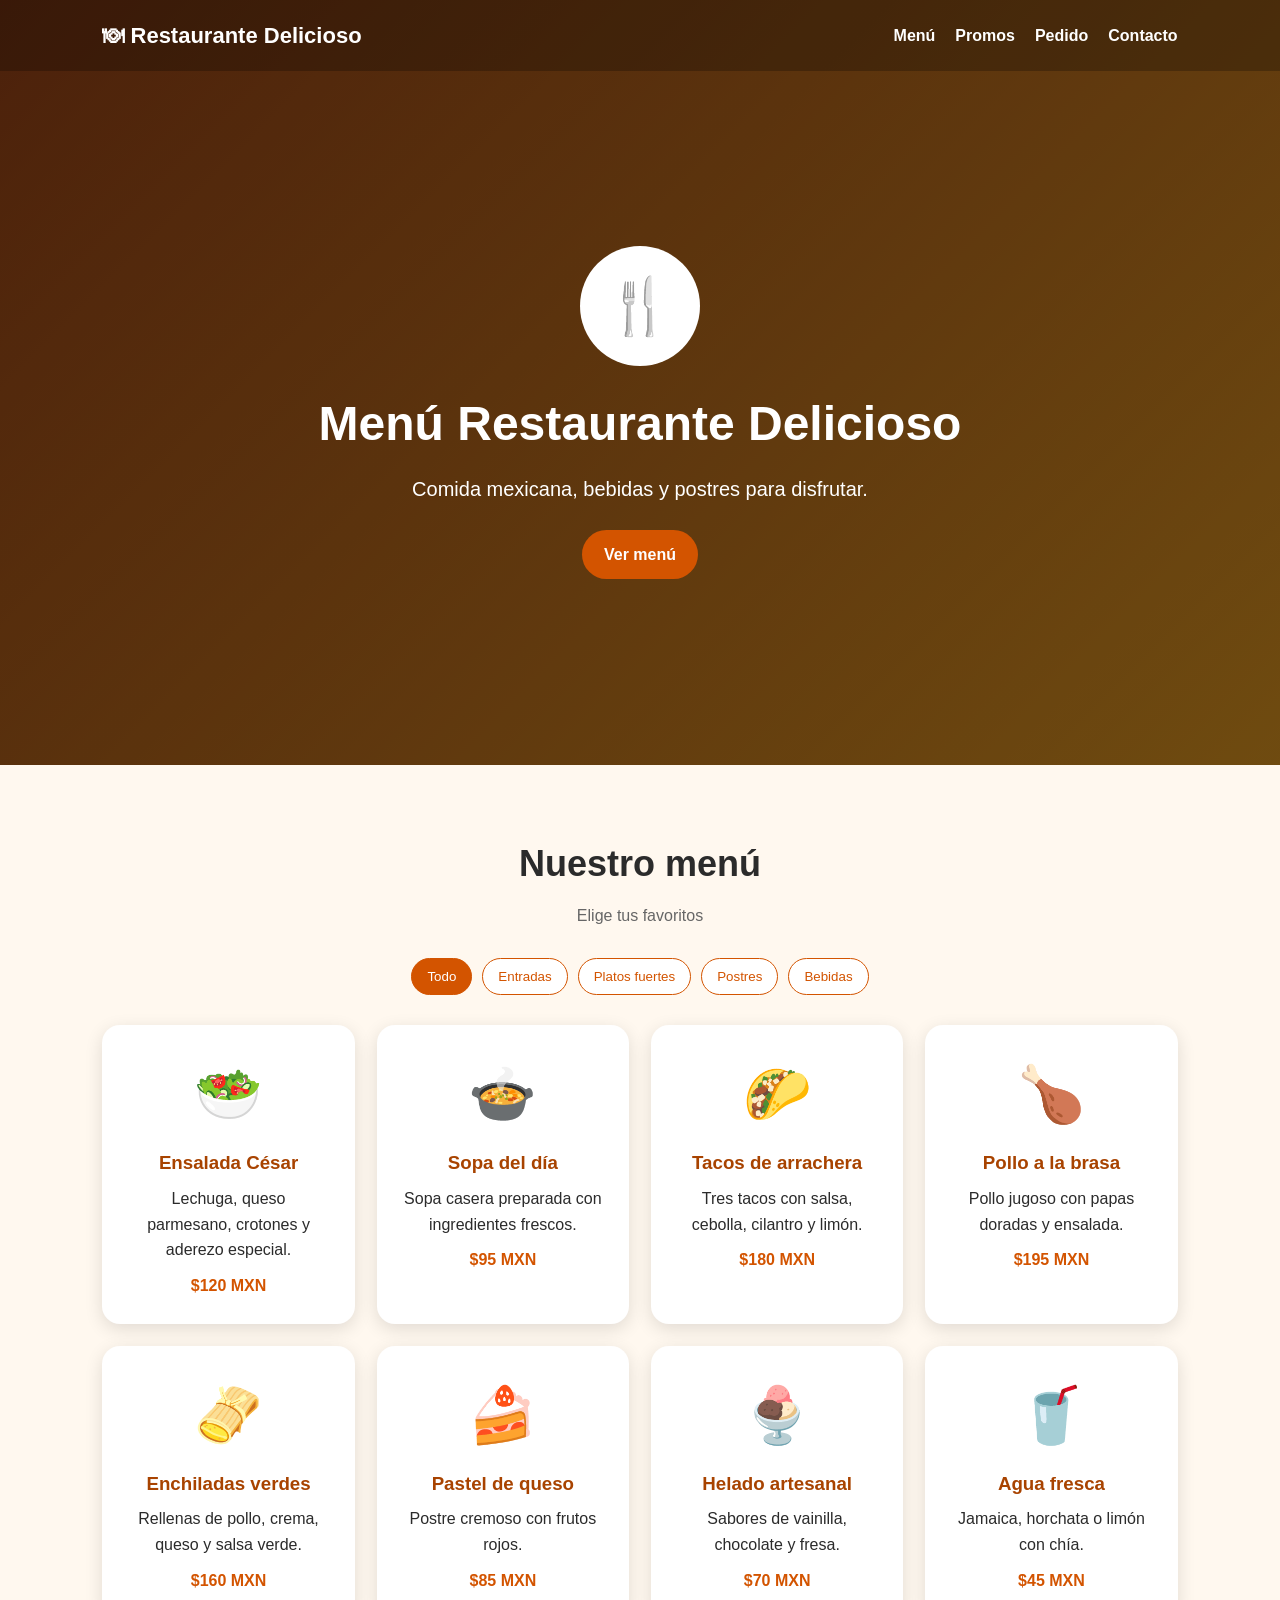
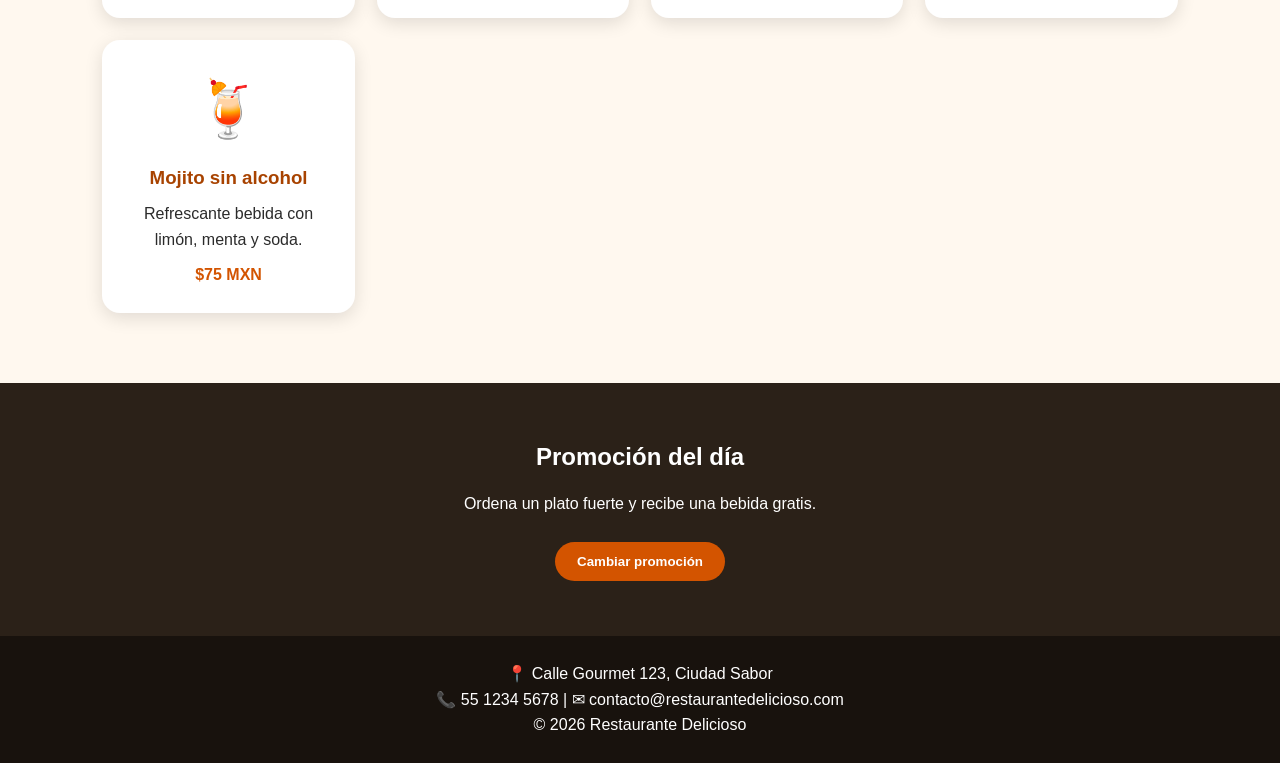
<file: index.html>
<!DOCTYPE html>
<html lang="es">
<head>
  <meta charset="UTF-8" />
  <meta name="viewport" content="width=device-width, initial-scale=1.0" />
  <title>Restaurante Delicioso | Menú</title>
  <link rel="stylesheet" href="styles.css" />
</head>
<body>
  <header class="hero">
    <nav class="navbar">
      <a class="brand" href="index.html">🍽 Restaurante Delicioso</a>
      <button class="menu-btn" id="menuBtn">☰</button>
      <div class="nav-links" id="navLinks">
        <a href="#menu">Menú</a>
        <a href="#promos">Promos</a>
        <a href="pedido.html">Pedido</a>
        <a href="contacto.html">Contacto</a>
      </div>
    </nav>

    <div class="hero-content">
      <div class="logo-circle">🍴</div>
      <h1>Menú Restaurante Delicioso</h1>
      <p>Comida mexicana, bebidas y postres para disfrutar.</p>
      <a class="btn" href="#menu">Ver menú</a>
    </div>
  </header>

  <main>
    <section id="menu" class="section">
      <h2>Nuestro menú</h2>
      <p class="subtitle">Elige tus favoritos</p>

      <div class="filters">
        <button class="filter active" data-category="todos">Todo</button>
        <button class="filter" data-category="entradas">Entradas</button>
        <button class="filter" data-category="fuertes">Platos fuertes</button>
        <button class="filter" data-category="postres">Postres</button>
        <button class="filter" data-category="bebidas">Bebidas</button>
      </div>

      <div class="cards">
        <article class="card" data-category="entradas">
          <div class="food-img">🥗</div>
          <h3>Ensalada César</h3>
          <p>Lechuga, queso parmesano, crotones y aderezo especial.</p>
          <span>$120 MXN</span>
        </article>

        <article class="card" data-category="entradas">
          <div class="food-img">🍲</div>
          <h3>Sopa del día</h3>
          <p>Sopa casera preparada con ingredientes frescos.</p>
          <span>$95 MXN</span>
        </article>

        <article class="card" data-category="fuertes">
          <div class="food-img">🌮</div>
          <h3>Tacos de arrachera</h3>
          <p>Tres tacos con salsa, cebolla, cilantro y limón.</p>
          <span>$180 MXN</span>
        </article>

        <article class="card" data-category="fuertes">
          <div class="food-img">🍗</div>
          <h3>Pollo a la brasa</h3>
          <p>Pollo jugoso con papas doradas y ensalada.</p>
          <span>$195 MXN</span>
        </article>

        <article class="card" data-category="fuertes">
          <div class="food-img">🫔</div>
          <h3>Enchiladas verdes</h3>
          <p>Rellenas de pollo, crema, queso y salsa verde.</p>
          <span>$160 MXN</span>
        </article>

        <article class="card" data-category="postres">
          <div class="food-img">🍰</div>
          <h3>Pastel de queso</h3>
          <p>Postre cremoso con frutos rojos.</p>
          <span>$85 MXN</span>
        </article>

        <article class="card" data-category="postres">
          <div class="food-img">🍨</div>
          <h3>Helado artesanal</h3>
          <p>Sabores de vainilla, chocolate y fresa.</p>
          <span>$70 MXN</span>
        </article>

        <article class="card" data-category="bebidas">
          <div class="food-img">🥤</div>
          <h3>Agua fresca</h3>
          <p>Jamaica, horchata o limón con chía.</p>
          <span>$45 MXN</span>
        </article>

        <article class="card" data-category="bebidas">
          <div class="food-img">🍹</div>
          <h3>Mojito sin alcohol</h3>
          <p>Refrescante bebida con limón, menta y soda.</p>
          <span>$75 MXN</span>
        </article>
      </div>
    </section>

    <section id="promos" class="promo">
      <h2>Promoción del día</h2>
      <p>Ordena un plato fuerte y recibe una bebida gratis.</p>
      <button class="btn" id="promoBtn">Cambiar promoción</button>
    </section>
  </main>

  <footer>
    <p>📍 Calle Gourmet 123, Ciudad Sabor</p>
    <p>📞 55 1234 5678 | ✉ contacto@restaurantedelicioso.com</p>
    <p>© 2026 Restaurante Delicioso</p>
  </footer>

  <script src="script.js"></script>
</body>
</html>
</file>
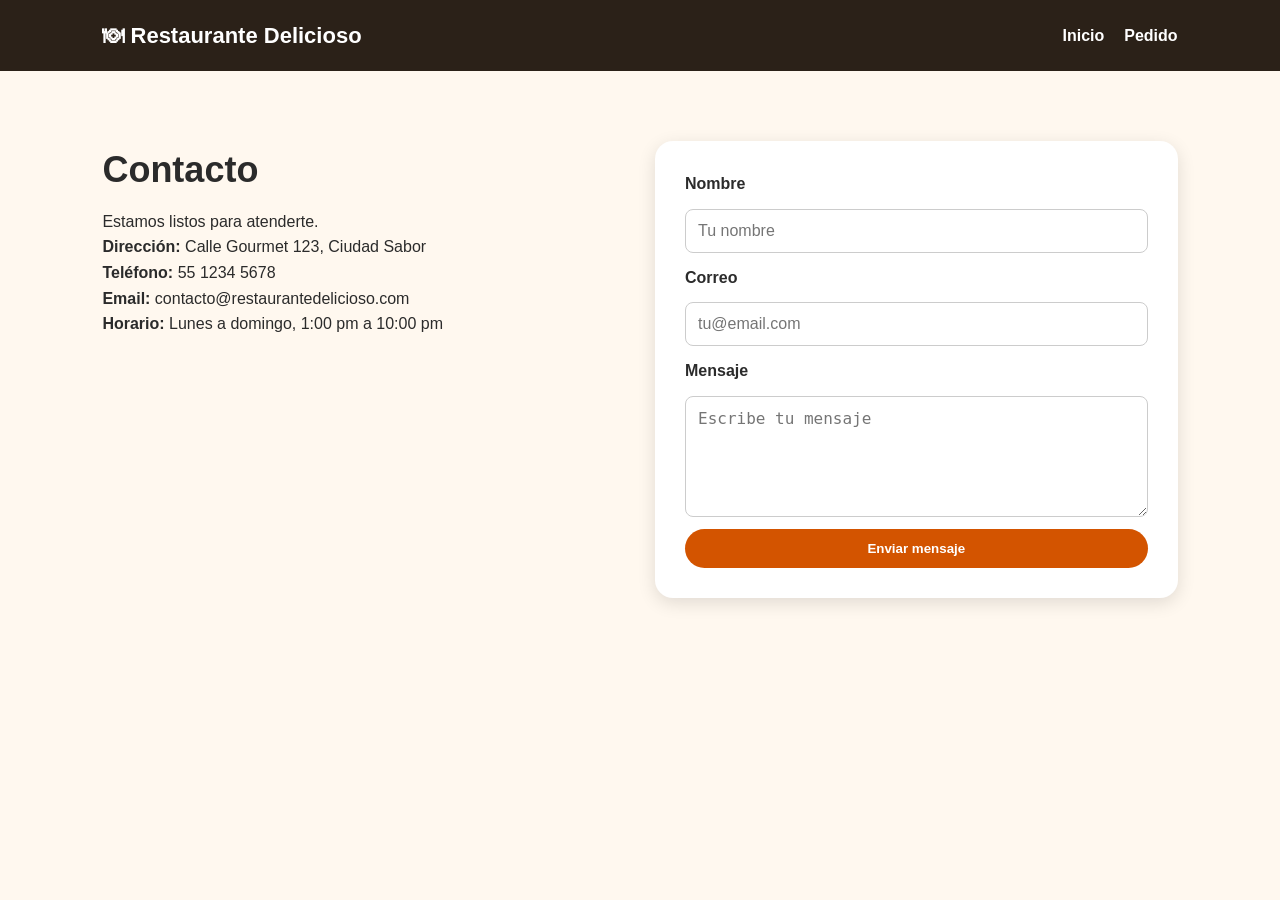
<file: contacto.html>
<!DOCTYPE html>
<html lang="es">
<head>
  <meta charset="UTF-8" />
  <meta name="viewport" content="width=device-width, initial-scale=1.0" />
  <title>Contacto</title>
  <link rel="stylesheet" href="styles.css" />
</head>
<body>
  <nav class="navbar dark">
    <a class="brand" href="index.html">🍽 Restaurante Delicioso</a>
    <div class="nav-links show">
      <a href="index.html">Inicio</a>
      <a href="pedido.html">Pedido</a>
    </div>
  </nav>

  <main class="section contact-grid">
    <div>
      <h1>Contacto</h1>
      <p>Estamos listos para atenderte.</p>
      <p><strong>Dirección:</strong> Calle Gourmet 123, Ciudad Sabor</p>
      <p><strong>Teléfono:</strong> 55 1234 5678</p>
      <p><strong>Email:</strong> contacto@restaurantedelicioso.com</p>
      <p><strong>Horario:</strong> Lunes a domingo, 1:00 pm a 10:00 pm</p>
    </div>

    <form class="form-card">
      <label>Nombre</label>
      <input type="text" placeholder="Tu nombre" />
      <label>Correo</label>
      <input type="email" placeholder="tu@email.com" />
      <label>Mensaje</label>
      <textarea rows="5" placeholder="Escribe tu mensaje"></textarea>
      <button class="btn" type="button">Enviar mensaje</button>
    </form>
  </main>
</body>
</html>
</file>
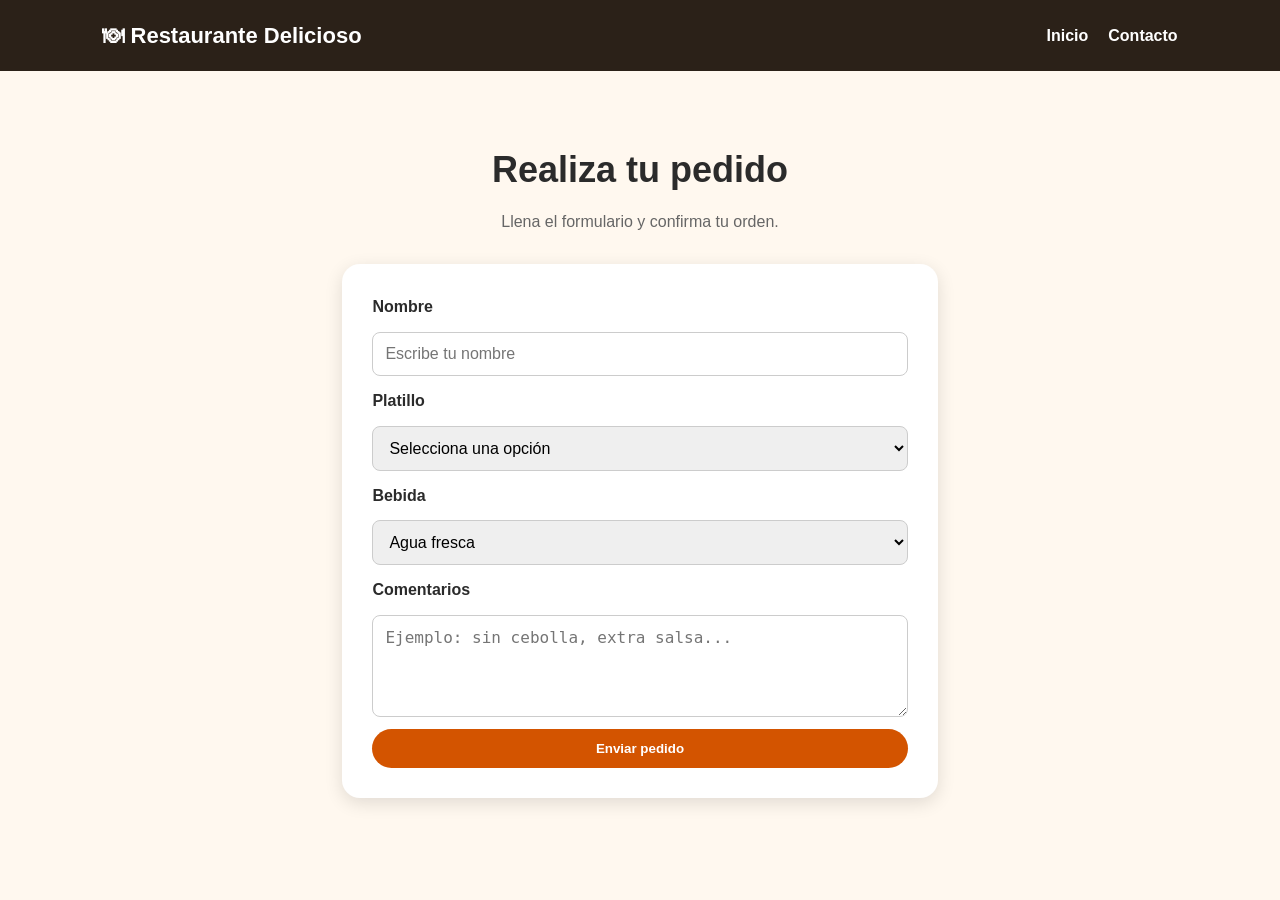
<file: pedido.html>
<!DOCTYPE html>
<html lang="es">
<head>
  <meta charset="UTF-8" />
  <meta name="viewport" content="width=device-width, initial-scale=1.0" />
  <title>Realiza tu pedido</title>
  <link rel="stylesheet" href="styles.css" />
</head>
<body>
  <nav class="navbar dark">
    <a class="brand" href="index.html">🍽 Restaurante Delicioso</a>
    <div class="nav-links show">
      <a href="index.html">Inicio</a>
      <a href="contacto.html">Contacto</a>
    </div>
  </nav>

  <main class="section form-section">
    <h1>Realiza tu pedido</h1>
    <p class="subtitle">Llena el formulario y confirma tu orden.</p>

    <form id="pedidoForm" class="form-card">
      <label>Nombre</label>
      <input type="text" id="nombre" placeholder="Escribe tu nombre" required />

      <label>Platillo</label>
      <select id="platillo" required>
        <option value="">Selecciona una opción</option>
        <option>Tacos de arrachera</option>
        <option>Pollo a la brasa</option>
        <option>Enchiladas verdes</option>
        <option>Ensalada César</option>
      </select>

      <label>Bebida</label>
      <select id="bebida">
        <option>Agua fresca</option>
        <option>Mojito sin alcohol</option>
        <option>Refresco</option>
      </select>

      <label>Comentarios</label>
      <textarea id="comentarios" rows="4" placeholder="Ejemplo: sin cebolla, extra salsa..."></textarea>

      <button class="btn" type="submit">Enviar pedido</button>
    </form>

    <div id="resultadoPedido" class="resultado"></div>
  </main>

  <script src="script.js"></script>
</body>
</html>
</file>
<file: styles.css>
*{
  box-sizing:border-box;
  margin:0;
  padding:0;
}

body{
  font-family:Arial, Helvetica, sans-serif;
  background:#fff8ef;
  color:#2b2b2b;
  line-height:1.6;
}

.navbar{
  width:100%;
  display:flex;
  justify-content:space-between;
  align-items:center;
  padding:18px 8%;
  background:rgba(0,0,0,0.25);
  position:absolute;
  top:0;
  left:0;
  z-index:10;
}

.navbar.dark{
  position:static;
  background:#2b2118;
}

.brand{
  color:white;
  font-size:22px;
  font-weight:bold;
  text-decoration:none;
}

.nav-links{
  display:flex;
  gap:20px;
}

.nav-links a{
  color:white;
  text-decoration:none;
  font-weight:bold;
}

.nav-links a:hover{
  color:#ffd28a;
}

.menu-btn{
  display:none;
  background:none;
  border:none;
  color:white;
  font-size:28px;
  cursor:pointer;
}

.hero{
  min-height:85vh;
  background:linear-gradient(rgba(0,0,0,.55), rgba(0,0,0,.55)), linear-gradient(135deg, #a84818, #f6a623);
  color:white;
  display:flex;
  align-items:center;
  justify-content:center;
  text-align:center;
  padding:120px 20px 60px;
}

.hero-content h1{
  font-size:48px;
  margin-bottom:10px;
}

.hero-content p{
  font-size:20px;
  margin-bottom:25px;
}

.logo-circle{
  width:120px;
  height:120px;
  background:white;
  color:#a84818;
  border-radius:50%;
  display:flex;
  align-items:center;
  justify-content:center;
  font-size:55px;
  margin:0 auto 20px;
}

.btn{
  background:#d35400;
  color:white;
  padding:12px 22px;
  border:none;
  border-radius:25px;
  text-decoration:none;
  font-weight:bold;
  cursor:pointer;
  display:inline-block;
}

.btn:hover{
  background:#a84300;
}

.section{
  padding:70px 8%;
}

.section h2,
.section h1{
  text-align:center;
  font-size:36px;
  margin-bottom:10px;
}

.subtitle{
  text-align:center;
  margin-bottom:30px;
  color:#666;
}

.filters{
  display:flex;
  justify-content:center;
  flex-wrap:wrap;
  gap:10px;
  margin-bottom:30px;
}

.filter{
  border:1px solid #d35400;
  background:white;
  color:#d35400;
  padding:10px 15px;
  border-radius:20px;
  cursor:pointer;
}

.filter.active,
.filter:hover{
  background:#d35400;
  color:white;
}

.cards{
  display:grid;
  grid-template-columns:repeat(auto-fit, minmax(240px, 1fr));
  gap:22px;
}

.card{
  background:white;
  padding:25px;
  border-radius:18px;
  box-shadow:0 5px 18px rgba(0,0,0,.12);
  text-align:center;
  transition:.3s;
}

.card:hover{
  transform:translateY(-6px);
}

.food-img{
  font-size:55px;
  margin-bottom:10px;
}

.card h3{
  color:#a84300;
  margin-bottom:8px;
}

.card span{
  display:block;
  margin-top:10px;
  font-weight:bold;
  color:#d35400;
}

.promo{
  background:#2b2118;
  color:white;
  text-align:center;
  padding:55px 20px;
}

.promo p{
  margin:15px 0 25px;
}

footer{
  background:#18120d;
  color:white;
  text-align:center;
  padding:25px;
}

.form-section{
  max-width:800px;
  margin:auto;
}

.form-card{
  background:white;
  padding:30px;
  border-radius:18px;
  box-shadow:0 5px 18px rgba(0,0,0,.12);
  display:flex;
  flex-direction:column;
  gap:12px;
}

input,
select,
textarea{
  width:100%;
  padding:12px;
  border:1px solid #ccc;
  border-radius:8px;
  font-size:16px;
}

label{
  font-weight:bold;
}

.resultado{
  margin-top:20px;
  padding:20px;
  border-radius:12px;
  background:#fff3cd;
  display:none;
}

.contact-grid{
  display:grid;
  grid-template-columns:1fr 1fr;
  gap:30px;
  align-items:start;
}

.contact-grid h1{
  text-align:left;
}

@media(max-width:768px){
  .menu-btn{
    display:block;
  }

  .nav-links{
    display:none;
    position:absolute;
    top:65px;
    right:8%;
    background:#2b2118;
    flex-direction:column;
    padding:20px;
    border-radius:12px;
  }

  .nav-links.show{
    display:flex;
  }

  .hero-content h1{
    font-size:34px;
  }

  .contact-grid{
    grid-template-columns:1fr;
  }
}
</file>
